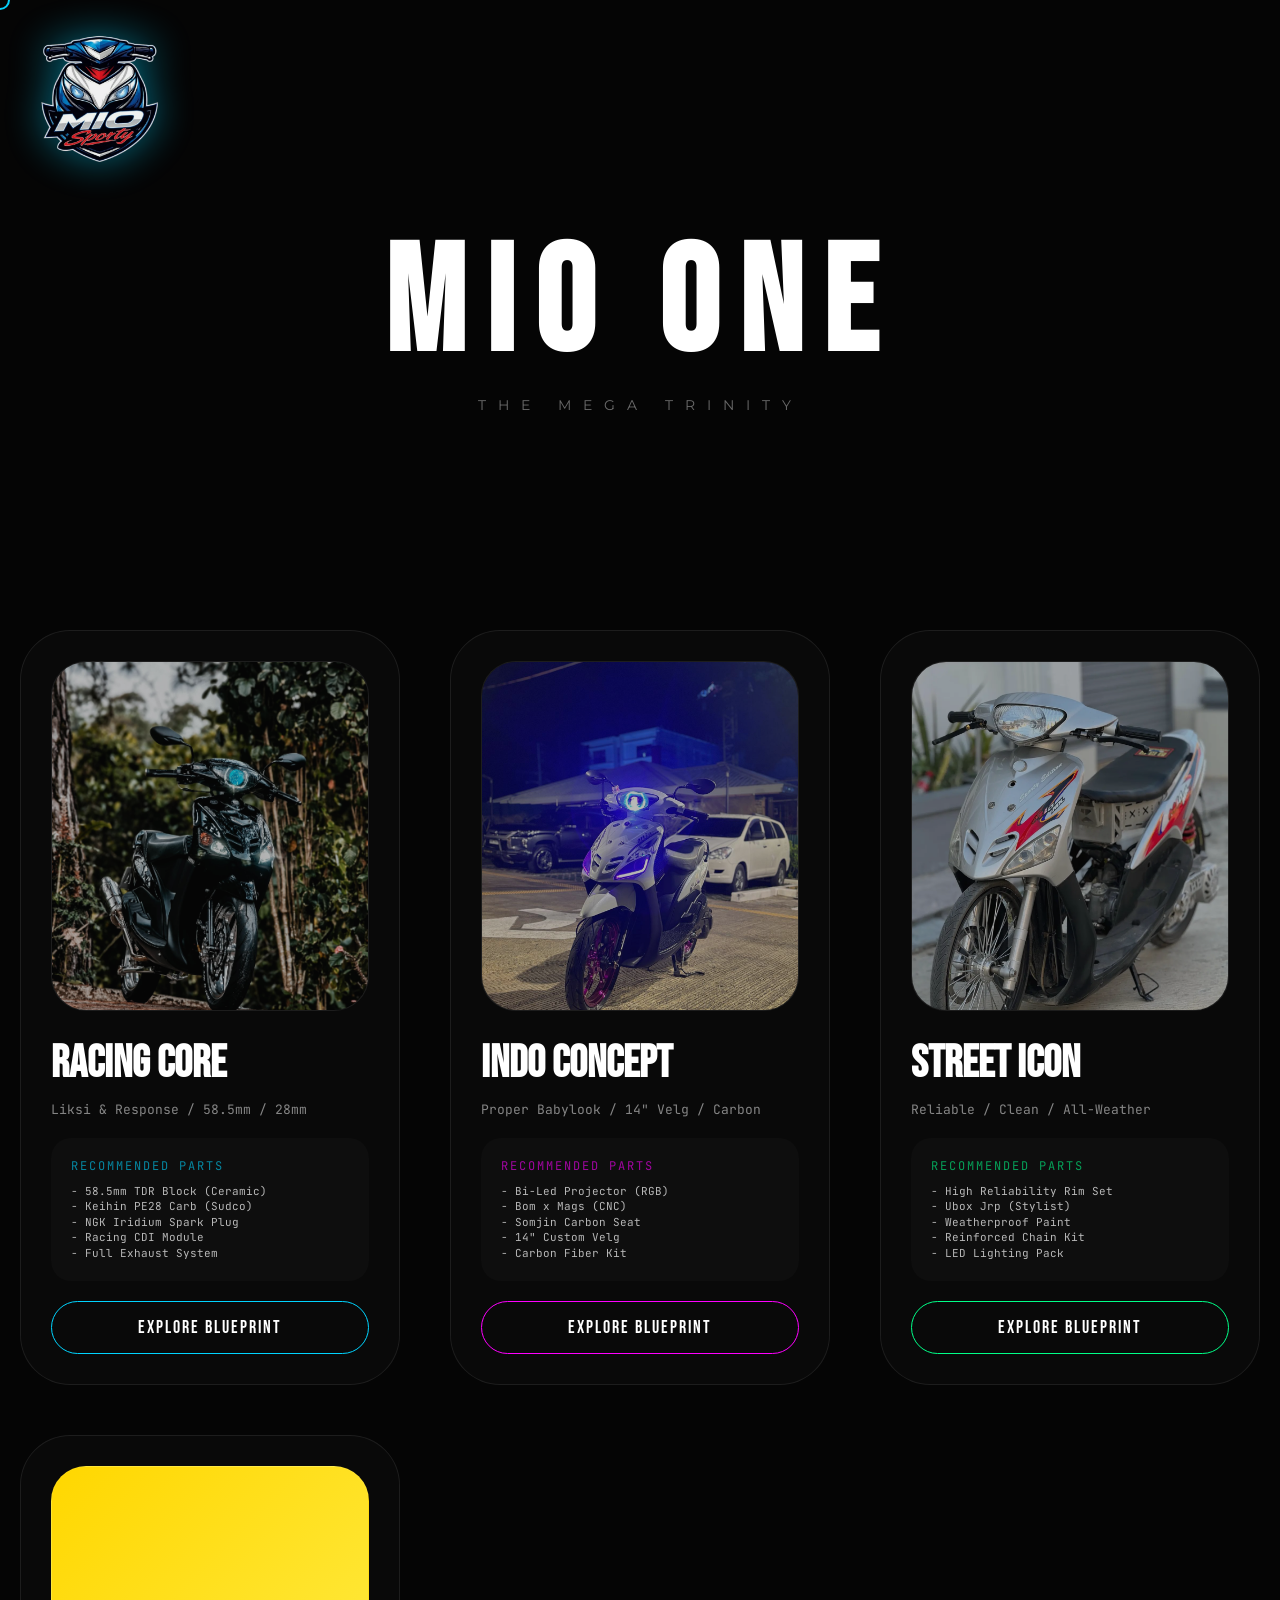
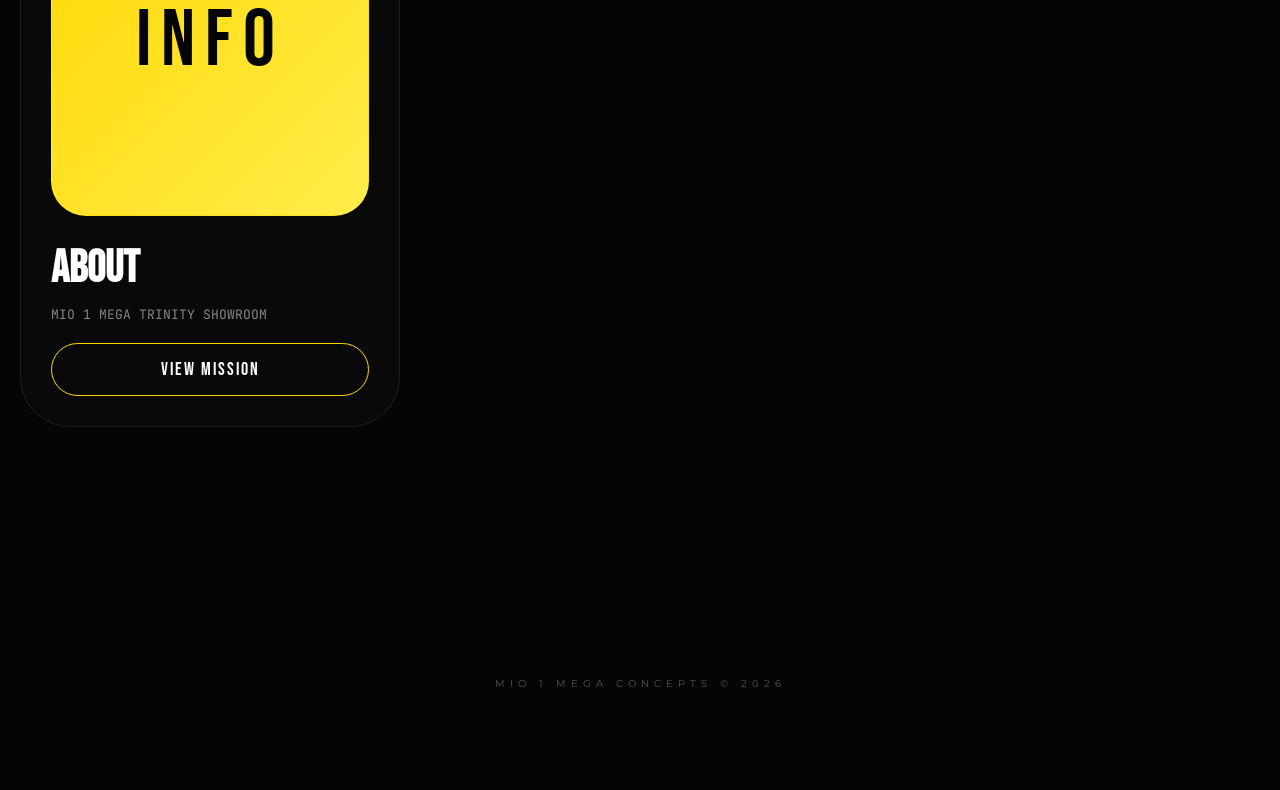
<file: index.html>
<!DOCTYPE html>
<html lang="en">
<head>
    <meta charset="UTF-8">
    <meta name="viewport" content="width=device-width, initial-scale=1.0">
    <title>MIO 1 | MEGA TRINITY SHOWROOM</title>
    <link href="https://fonts.googleapis.com/css2?family=Bebas+Neue&family=Montserrat:wght@300;400;700;900&family=JetBrains+Mono:wght@300&display=swap" rel="stylesheet">
    <link rel="stylesheet" href="https://cdnjs.cloudflare.com/ajax/libs/font-awesome/6.4.0/css/all.min.css">
    
    <style>

        :root {
            --primary: #00d4ff;  
            --secondary: #ff00ff; 
            --daily: #00ff88;    
            --dark: #050505;
            --about-color: #ffd700;
            --transition: all 0.6s cubic-bezier(0.23, 1, 0.32, 1);
        }

        * { margin: 0; padding: 0; box-sizing: border-box; cursor: none; }
        body { background: var(--dark); color: white; font-family: 'Montserrat', sans-serif; overflow-x: hidden; }

        .logo {
            position: absolute;
            top: 30px;
            left: 30px;
            width: 140px;
            height: auto;
            z-index: 10;
            filter: drop-shadow(0 0 20px rgba(0,212,255,0.5));
            opacity: 0.95;
        }
        
        body::before {
            content: ""; position: fixed; inset: 0;
            background: url('https://www.transparenttextures.com/patterns/asfalt-light.png');
            opacity: 0.15; pointer-events: none; z-index: 1;
        }

        #cursor {
            width: 20px; height: 20px; border: 2px solid var(--primary); border-radius: 50%;
            position: fixed; pointer-events: none; z-index: 10000; transition: transform 0.1s;
            mix-blend-mode: difference; transform: translate(-50%, -50%);
        }

       
        #guide-modal {
            position: fixed; inset: 0; background: rgba(0,0,0,0.98); z-index: 9999;
            display: none; flex-direction: column; justify-content: center; align-items: center;
            backdrop-filter: blur(30px);
        }
        .parts-gallery {
            display: flex; gap: 25px; width: 95%; overflow-x: auto; padding: 50px 30px;
            scroll-behavior: smooth; scrollbar-width: none;
        }
        .parts-gallery::-webkit-scrollbar { display: none; }
        .part-item { flex: 0 0 300px; background: rgba(255,255,255,0.03); border: 1px solid rgba(255,255,255,0.1); border-radius: 30px; padding: 20px; text-align: center; }
        .part-img { width: 100%; height: 200px; border-radius: 20px; background: #111; margin-bottom: 15px; overflow: hidden; }
        .part-img img { width: 100%; height: 100%; object-fit: cover; }

        .about-content {
            max-width: 800px;
            padding: 60px 40px;
            text-align: center;
            background: rgba(255,255,255,0.02);
            border: 1px solid rgba(255,215,0,0.2);
            border-radius: 30px;
            backdrop-filter: blur(10px);
        }
        .about-title { 
            font-family: 'Bebas Neue'; 
            font-size: 70px; 
            color: var(--about-color);
            letter-spacing: 15px;
            margin-bottom: 20px;
            text-shadow: 0 0 30px var(--about-color);
        }
        .about-subtitle { 
            font-family: 'JetBrains Mono'; 
            font-size: 12px; 
            opacity: 0.6; 
            letter-spacing: 4px;
            margin-bottom: 40px;
        }
        .about-text { 
            font-size: 16px; 
            line-height: 1.8; 
            opacity: 0.9;
            max-width: 600px;
            margin: 0 auto 30px;
        }
        
        .hero { 
            height: 70vh; 
            display: flex; 
            flex-direction: column; 
            justify-content: center; 
            align-items: center; 
            text-align: center; 
            position: relative;
        }
        .hero h1 { font-family: 'Bebas Neue'; font-size: clamp(80px, 12vw, 150px); letter-spacing: 20px; margin-bottom: 0; }
        .hero p { letter-spacing: 12px; opacity: 0.4; font-size: 14px; }

        
        .container { padding: 0 20px 150px; max-width: 1400px; margin: auto; position: relative; z-index: 2; }
        .grid { display: grid; grid-template-columns: repeat(auto-fit, minmax(380px, 1fr)); gap: 50px; }

        .concept-card {
            background: rgba(255,255,255,0.02); border: 1px solid rgba(255,255,255,0.08);
            border-radius: 50px; padding: 30px; transition: var(--transition);
            position: relative; overflow: hidden; display: flex; flex-direction: column;
        }

       
        .model-preview {
            width: 100%; height: 350px; background: #111; border-radius: 35px;
            margin-bottom: 25px; overflow: hidden; border: 1px solid rgba(255,255,255,0.05);
            position: relative;
        }
        .model-preview img { width: 100%; height: 100%; object-fit: cover; transition: 0.8s; opacity: 0.7; }
        .concept-card:hover .model-preview img { transform: scale(1.1); opacity: 1; }

        .card-title { font-family: 'Bebas Neue'; font-size: 45px; margin-bottom: 10px; }
        .view-btn {
            margin-top: 20px; padding: 15px; border-radius: 50px; border: 1px solid var(--card-color);
            background: transparent; color: white; font-family: 'Bebas Neue'; font-size: 18px;
            letter-spacing: 2px; transition: 0.3s;
        }
        .concept-card:hover { transform: translateY(-20px); border-color: var(--card-color); background: rgba(255,255,255,0.04); }
        .concept-card:hover .view-btn { background: var(--card-color); color: black; box-shadow: 0 0 30px var(--card-color); }

        /* RECOMMENDED PARTS SECTION */
        .rec-parts {
            margin-top: 20px;
            padding: 20px;
            background: rgba(255,255,255,0.02);
            border: 1px solid rgba(var(--card-color), 0.3);
            border-radius: 20px;
            font-family: 'JetBrains Mono', monospace;
        }
        .rec-title {
            font-size: 12px;
            opacity: 0.6;
            margin-bottom: 10px;
            letter-spacing: 2px;
            color: var(--card-color);
        }
        .rec-list {
            font-size: 11px;
            line-height: 1.4;
            opacity: 0.7;
        }

        footer { padding: 100px; text-align: center; opacity: 0.3; font-size: 10px; letter-spacing: 5px; }
        .close-modal { margin-top: 30px; padding: 15px 50px; border-radius: 50px; border: 1px solid white; background: transparent; color: white; font-family: 'Bebas Neue'; cursor: pointer; }
    </style>
</head>
<body>

    <div id="cursor"></div>

    <img src="logo.png" class="logo" alt="MIO Logo">

    <div id="guide-modal">
        <div style="text-align: center; margin-bottom: 20px;">
            <h2 id="modal-title" style="font-family: 'Bebas Neue'; font-size: 60px;">BLUEPRINT</h2>
            <p style="opacity: 0.4; letter-spacing: 5px; font-family: 'JetBrains Mono'; font-size: 10px;">TECHNICAL COMPONENTS</p>
        </div>
        <div class="parts-gallery" id="parts-gallery"></div>
        <button class="close-modal" onclick="closeGuide()">RETURN TO SHOWROOM</button>
    </div>

    <div id="main-content">
        <section class="hero">
            <h1>MIO ONE</h1>
            <p>THE MEGA TRINITY</p>
            
        </section>

        <div class="container">
            <div class="grid">
                
                <div class="concept-card" style="--card-color: var(--primary);">
                    <div class="model-preview">
                        <img src="racing.jpg" alt="Racing Model">
                    </div>
                    <h2 class="card-title">RACING CORE</h2>
                    <p style="font-size: 13px; opacity: 0.5; font-family: 'JetBrains Mono';">Liksi & Response / 58.5mm / 28mm</p>
                    
                    <div class="rec-parts">
                        <div class="rec-title">RECOMMENDED PARTS</div>
                        <div class="rec-list">
                            - 58.5mm TDR Block (Ceramic)<br>
                            - Keihin PE28 Carb (Sudco)<br>
                            - NGK Iridium Spark Plug<br>
                            - Racing CDI Module<br>
                            - Full Exhaust System
                        </div>
                    </div>
                    
                    <button class="view-btn" onclick="openGuide('racing')">EXPLORE BLUEPRINT</button>
                </div>

                <div class="concept-card" style="--card-color: var(--secondary);">
                    <div class="model-preview">
                        <img src="show.jpg" alt="Indo Model">
                    </div>
                    <h2 class="card-title">INDO CONCEPT</h2>
                    <p style="font-size: 13px; opacity: 0.5; font-family: 'JetBrains Mono';">Proper Babylook / 14" Velg / Carbon</p>
                    
                    <div class="rec-parts">
                        <div class="rec-title">RECOMMENDED PARTS</div>
                        <div class="rec-list">
                            - Bi-Led Projector (RGB)<br>
                            - Bom x Mags (CNC)<br>
                            - Somjin Carbon Seat<br>
                            - 14" Custom Velg<br>
                            - Carbon Fiber Kit
                        </div>
                    </div>
                    
                    <button class="view-btn" onclick="openGuide('indo')">EXPLORE BLUEPRINT</button>
                </div>

                <div class="concept-card" style="--card-color: var(--daily);">
                    <div class="model-preview">
                        <img src="street.webp" alt="Street Model">
                    </div>
                    <h2 class="card-title">STREET ICON</h2>
                    <p style="font-size: 13px; opacity: 0.5; font-family: 'JetBrains Mono';">Reliable / Clean / All-Weather</p>
                    
                    <div class="rec-parts">
                        <div class="rec-title">RECOMMENDED PARTS</div>
                        <div class="rec-list">
                            - High Reliability Rim Set<br>
                            - Ubox Jrp (Stylist)<br>
                            - Weatherproof Paint<br>
                            - Reinforced Chain Kit<br>
                            - LED Lighting Pack
                        </div>
                    </div>
                    
                    <button class="view-btn" onclick="openGuide('street')">EXPLORE BLUEPRINT</button>
                </div>

                <!-- ABOUT TAB -->
                <div class="concept-card" style="--card-color: var(--about-color);">
                    <div class="model-preview" style="background: linear-gradient(135deg, var(--about-color), #ffed4a);">
                        <div style="height: 100%; display: flex; align-items: center; justify-content: center; font-family: 'Bebas Neue'; font-size: 80px; color: var(--dark); letter-spacing: 10px;">
                            INFO
                        </div>
                    </div>
                    <h2 class="card-title">ABOUT</h2>
                    <p style="font-size: 13px; opacity: 0.5; font-family: 'JetBrains Mono';">MIO 1 MEGA TRINITY SHOWROOM</p>
                    
                    <button class="view-btn" onclick="openGuide('about')">VIEW MISSION</button>
                </div>

            </div>
        </div>

        <footer>MIO 1 MEGA CONCEPTS &copy; 2026</footer>
    </div>

    <script>
        const cursor = document.getElementById('cursor');
        document.addEventListener('mousemove', e => {
            cursor.style.left = e.clientX + 'px'; cursor.style.top = e.clientY + 'px';
        });

        const modal = document.getElementById('guide-modal');
        const gallery = document.getElementById('parts-gallery');
        const mTitle = document.getElementById('modal-title');

        const buildData = {
            indo: {
                title: "INDO CONCEPT BLUEPRINT",
                color: "#ff00ff",
                parts: [
                    { name: "Bi-Led Projector", desc: "Full RGB", img: "bilet.jpg" },
                    { name: "Bom x mags", desc: "Full Cnc Neck Breaker", img: "mags.jpg" },
                    { name: "Somjin Carbon Seat", desc: "Indo Stitched Pattern", img: "seat.jpg" }
                ]
            },
            racing: {
                title: "RACING CORE BLUEPRINT",
                color: "#00d4ff",
                parts: [
                    { name: "58.5mm TDR Block", desc: "Ceramic Cylinder Kit", img: "block.jpg" },
                    { name: "Keihin PE28", desc: "Sudco Tuned Carb", img: "carb.webp"}
                ]
            },
            street: {
                title: "STREET ICON BLUEPRINT",
                color: "#00ff88",
                parts: [
                    { name: "Rim Set", desc: "High Reliability mags", img: "rim.webp" },
                    { name: "Ubox Jrp", desc: "stylist", img: "ubox.jpg" }
                ]
            },
            about: {
                title: "MIO 1 MEGA TRINITY",
                color: "#ffd700",
                content: `
                    <div class="about-content">
                        <div class="about-title">MISSION</div>
                        <div class="about-subtitle">THE ULTIMATE MIO SHOWROOM</div>
                        <div class="about-text">
                            Welcome to the future of MIO customization. MIO 1 Mega Trinity presents three legendary builds: 
                            Racing Core for track domination, Indo Concept for ultimate street style, and Street Icon for everyday perfection.
                            <br><br>
                            Explore technical blueprints, recommended parts, and premium components engineered for performance, style, and reliability.
                            This is where MIO dreams become reality.
                        </div>
                        <div style="font-family: 'JetBrains Mono'; font-size: 11px; opacity: 0.6; letter-spacing: 2px;">
                            BUILT FOR ENTHUSIASTS | 2026 VISION
                        </div>
                    </div>
                `
            }
        };

        function openGuide(concept) {
            const data = buildData[concept];
            mTitle.innerText = data.title;
            mTitle.style.color = data.color;
            
            if (data.content) {
                // About modal - show full content
                gallery.innerHTML = data.content;
            } else {
                // Parts gallery modal
                gallery.innerHTML = ''; 
                data.parts.forEach(part => {
                    const item = document.createElement('div');
                    item.className = 'part-item';
                    item.innerHTML = `
                        <div class="part-img"><img src="${part.img}"></div>
                        <div class="part-name" style="color:${data.color}">${part.name}</div>
                        <p style="font-size:10px; opacity:0.5; font-family:'JetBrains Mono'">${part.desc}</p>
                    `;
                    gallery.appendChild(item);
                });
            }
            
            modal.style.display = 'flex';
            document.body.style.overflow = 'hidden';
        }

        function closeGuide() {
            modal.style.display = 'none';
            document.body.style.overflow = 'auto';
        }
    </script>
</body>
</html>
</file>
